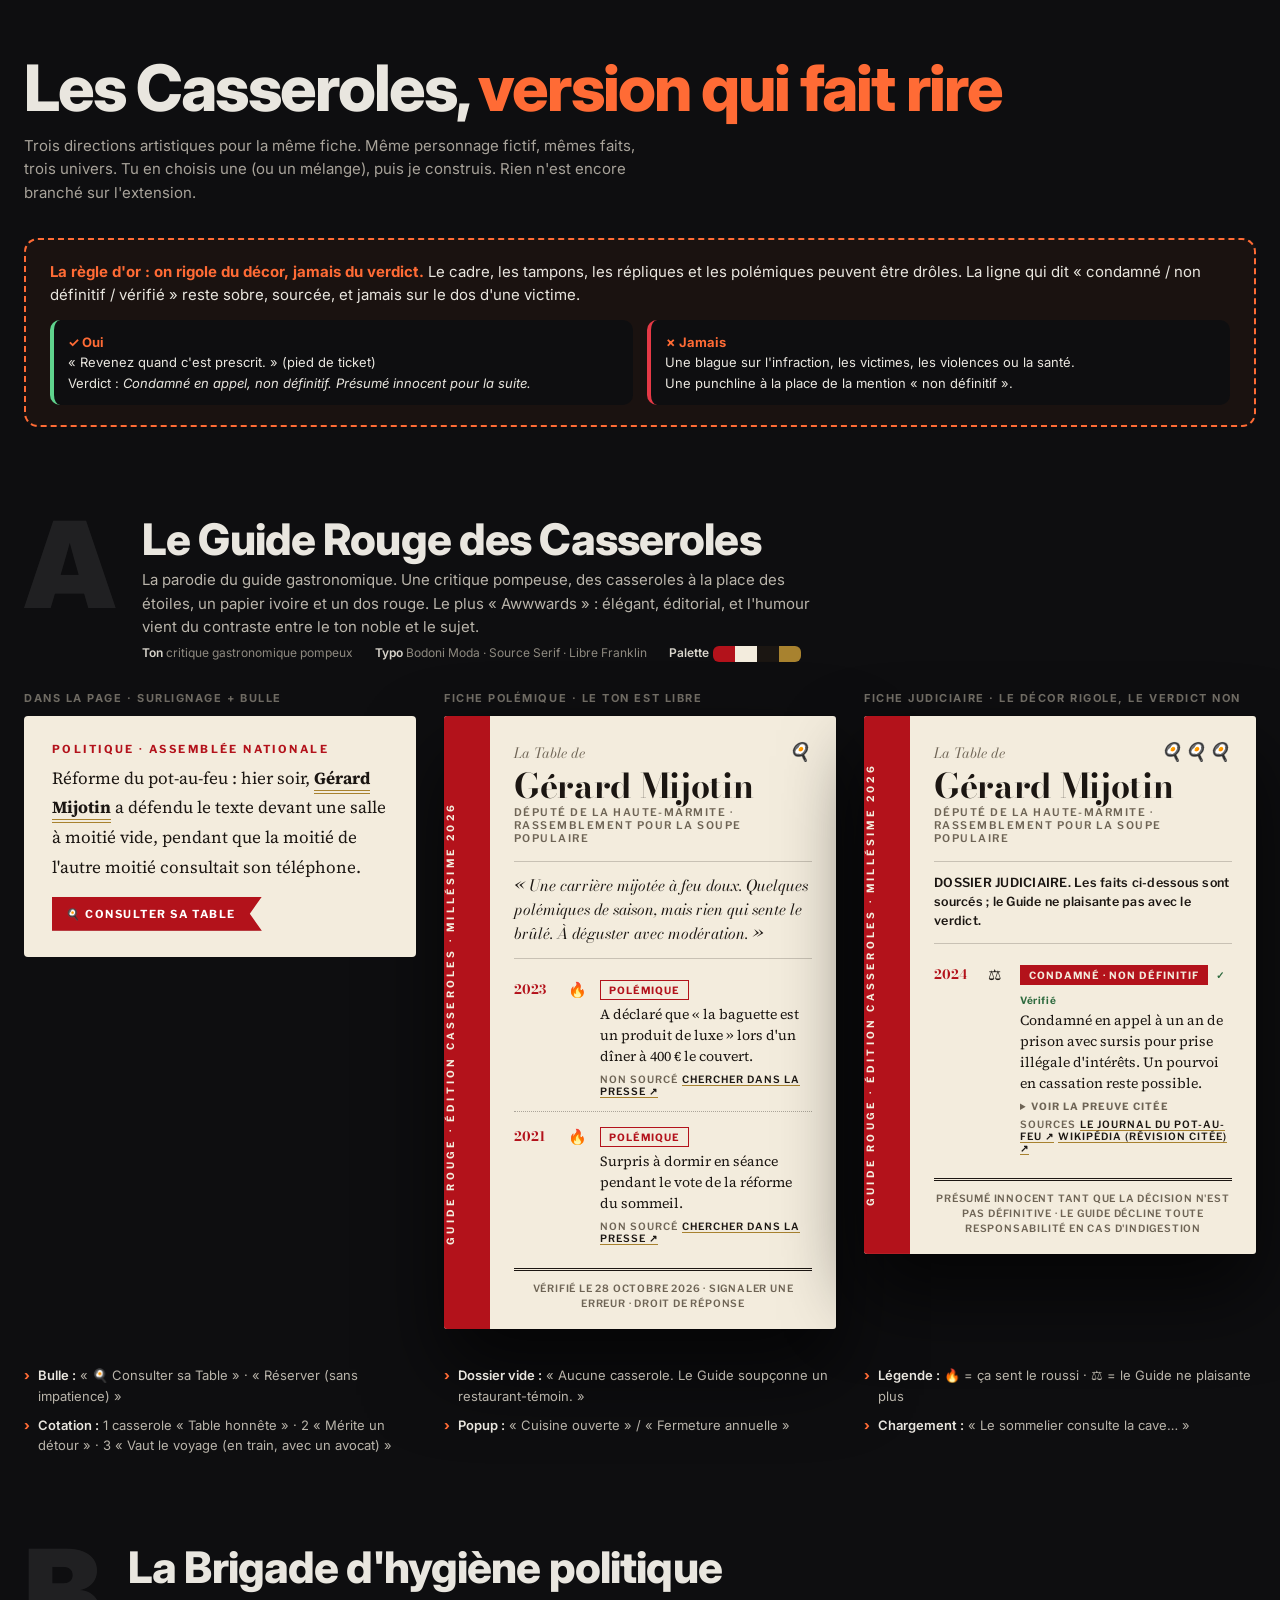
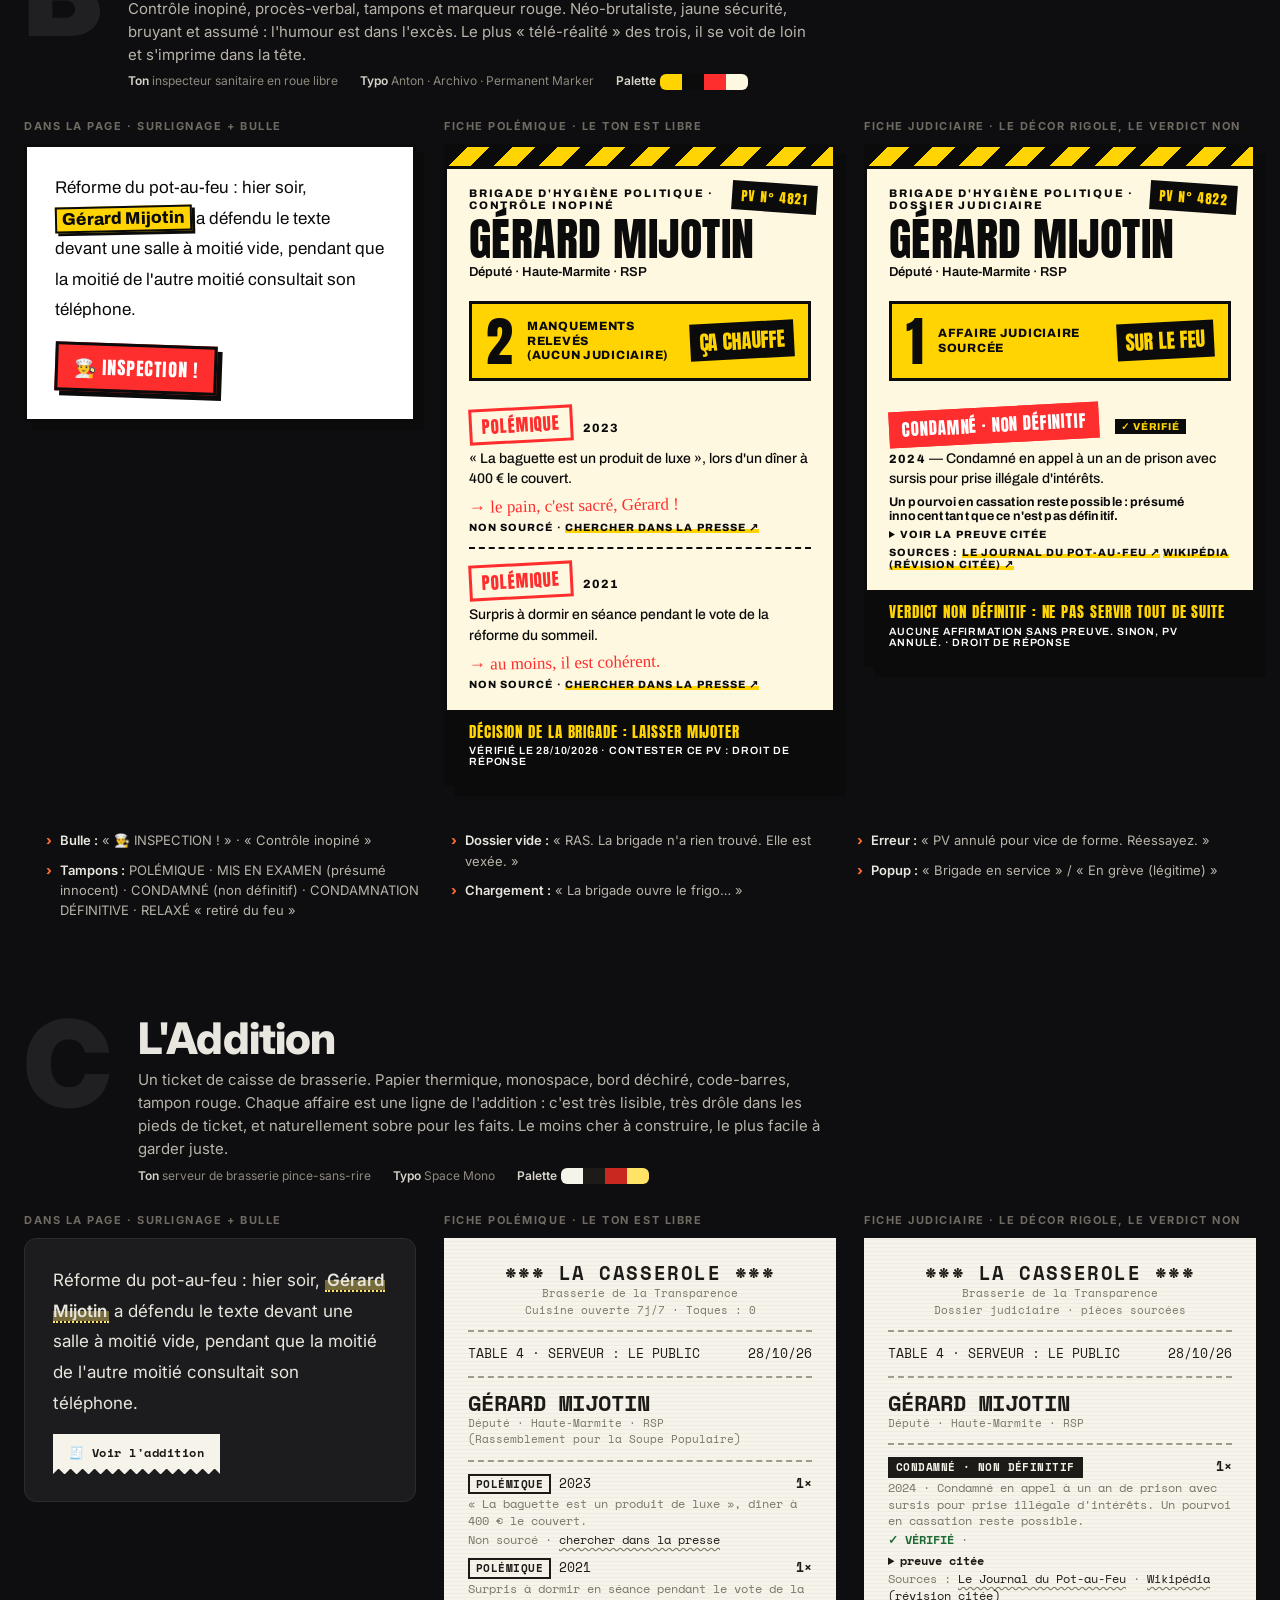
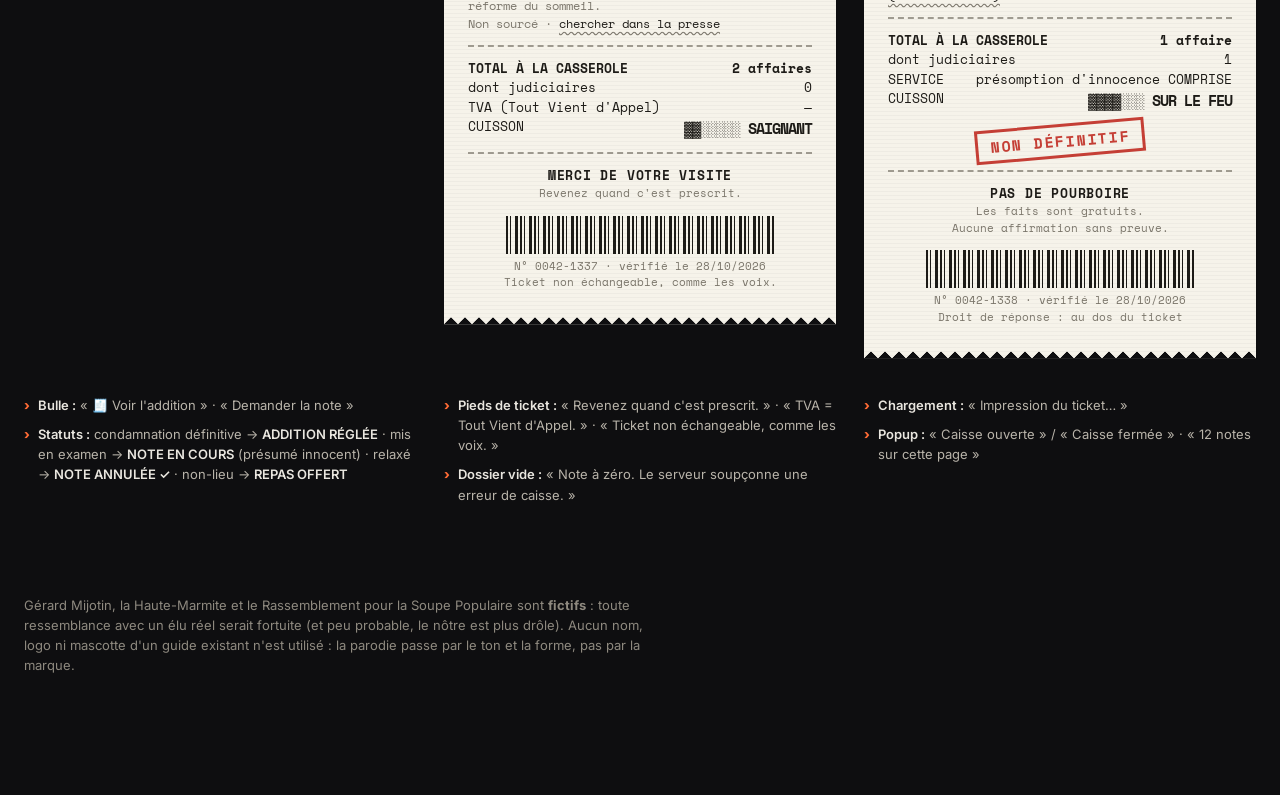
<file: docs/da/index.html>
<!doctype html>
<html lang="fr">
<head>
<meta charset="utf-8">
<meta name="viewport" content="width=device-width, initial-scale=1">
<title>Les Casseroles — 3 directions artistiques</title>
<link rel="preconnect" href="https://fonts.googleapis.com">
<link rel="stylesheet" href="https://fonts.googleapis.com/css2?family=Inter:wght@400;600;700;800;900&family=Source+Serif+4:ital,wght@0,400;0,600;1,400&family=Libre+Franklin:wght@600;700&family=Bodoni+Moda:ital,wght@0,700;1,400&family=Anton&family=Archivo:wght@500;600;800&family=Permanent+Marker&family=Space+Mono:wght@400;700&display=swap">
<link rel="stylesheet" href="board.css">
<link rel="stylesheet" href="da-a.css">
<link rel="stylesheet" href="da-b.css">
<link rel="stylesheet" href="da-c.css">
</head>
<body>
<div class="wrap">

<header class="top">
  <h1>Les Casseroles, <em>version qui fait rire</em></h1>
  <p>Trois directions artistiques pour la même fiche. Même personnage fictif, mêmes faits, trois univers. Tu en choisis une (ou un mélange), puis je construis. Rien n'est encore branché sur l'extension.</p>
  <div class="rule">
    <b>La règle d'or : on rigole du décor, jamais du verdict.</b> Le cadre, les tampons, les répliques et les polémiques peuvent être drôles. La ligne qui dit « condamné / non définitif / vérifié » reste sobre, sourcée, et jamais sur le dos d'une victime.
    <div class="ex">
      <div class="ok"><b>✓ Oui</b><br>« Revenez quand c'est prescrit. » (pied de ticket)<br>Verdict : <i>Condamné en appel, non définitif. Présumé innocent pour la suite.</i></div>
      <div class="no"><b>✗ Jamais</b><br>Une blague sur l'infraction, les victimes, les violences ou la santé.<br>Une punchline à la place de la mention « non définitif ».</div>
    </div>
  </div>
</header>

<!-- ══════════ A ══════════ -->
<section class="da da-a" id="a">
  <header class="da-head">
    <span class="da-letter">A</span>
    <h2>Le Guide Rouge des Casseroles</h2>
    <p class="pitch">La parodie du guide gastronomique. Une critique pompeuse, des casseroles à la place des étoiles, un papier ivoire et un dos rouge. Le plus « Awwwards » : élégant, éditorial, et l'humour vient du contraste entre le ton noble et le sujet.</p>
    <div class="specs"><span><b>Ton</b> critique gastronomique pompeux</span><span><b>Typo</b> Bodoni Moda · Source Serif · Libre Franklin</span><span><b>Palette</b><span class="sw"><i style="background:#B3121B"></i><i style="background:#F3ECDD"></i><i style="background:#1B1612"></i><i style="background:#A8822F"></i></span></span></div>
  </header>
  <div class="scene">
    <div>
      <div class="cap">Dans la page · surlignage + bulle</div>
      <div class="page-sim">
        <h4>Politique · Assemblée nationale</h4>
        Réforme du pot-au-feu : hier soir, <span class="hl">Gérard Mijotin</span> a défendu le texte devant une salle à moitié vide, pendant que la moitié de l'autre moitié consultait son téléphone.
        <br><span class="tip">🍳 Consulter sa Table</span>
      </div>
    </div>
    <div>
      <div class="cap">Fiche polémique · le ton est libre</div>
      <article class="guide"><div class="spine">Guide Rouge · Édition Casseroles · Millésime 2026</div>
        <div class="body">
          <div class="topline"><span>La Table de</span><span class="pins">🍳</span></div>
          <h3>Gérard Mijotin</h3>
          <p class="sub">Député de la Haute-Marmite · Rassemblement pour la Soupe Populaire</p>
          <p class="verdict">« Une carrière mijotée à feu doux. Quelques polémiques de saison, mais rien qui sente le brûlé. À déguster avec modération. »</p>
          <ul>
            <li class="e"><span class="yr">2023</span><span class="sym">🔥</span><div><span class="chip">Polémique</span><br>A déclaré que « la baguette est un produit de luxe » lors d'un dîner à 400 € le couvert.<span class="src">Non sourcé<a href="#a">Chercher dans la presse ↗</a></span></div></li>
            <li class="e"><span class="yr">2021</span><span class="sym">🔥</span><div><span class="chip">Polémique</span><br>Surpris à dormir en séance pendant le vote de la réforme du sommeil.<span class="src">Non sourcé<a href="#a">Chercher dans la presse ↗</a></span></div></li>
          </ul>
          <footer>Vérifié le 28 octobre 2026 · Signaler une erreur · Droit de réponse</footer>
        </div>
      </article>
    </div>
    <div>
      <div class="cap">Fiche judiciaire · le décor rigole, le verdict non</div>
      <article class="guide"><div class="spine">Guide Rouge · Édition Casseroles · Millésime 2026</div>
        <div class="body">
          <div class="topline"><span>La Table de</span><span class="pins">🍳🍳🍳</span></div>
          <h3>Gérard Mijotin</h3>
          <p class="sub">Député de la Haute-Marmite · Rassemblement pour la Soupe Populaire</p>
          <p class="verdict sober">DOSSIER JUDICIAIRE. Les faits ci-dessous sont sourcés ; le Guide ne plaisante pas avec le verdict.</p>
          <ul>
            <li class="e"><span class="yr">2024</span><span class="sym">⚖</span><div><span class="chip conv">Condamné · non définitif</span><span class="ok">✓ Vérifié</span><br>Condamné en appel à un an de prison avec sursis pour prise illégale d'intérêts. Un pourvoi en cassation reste possible.
              <details><summary>Voir la preuve citée</summary>« La cour d'appel confirme sa culpabilité et le condamne à un an d'emprisonnement avec sursis. »</details>
              <span class="src">Sources<a href="#a">Le Journal du Pot-au-Feu ↗</a><a href="#a">Wikipédia (révision citée) ↗</a></span></div></li>
          </ul>
          <footer>Présumé innocent tant que la décision n'est pas définitive · Le Guide décline toute responsabilité en cas d'indigestion</footer>
        </div>
      </article>
    </div>
  </div>
  <ul class="gags">
    <li><b>Bulle :</b> « 🍳 Consulter sa Table » · « Réserver (sans impatience) »</li>
    <li><b>Cotation :</b> 1 casserole « Table honnête » · 2 « Mérite un détour » · 3 « Vaut le voyage (en train, avec un avocat) »</li>
    <li><b>Dossier vide :</b> « Aucune casserole. Le Guide soupçonne un restaurant-témoin. »</li>
    <li><b>Popup :</b> « Cuisine ouverte » / « Fermeture annuelle »</li>
    <li><b>Légende :</b> 🔥 = ça sent le roussi · ⚖ = le Guide ne plaisante plus</li>
    <li><b>Chargement :</b> « Le sommelier consulte la cave… »</li>
  </ul>
</section>

<!-- ══════════ B ══════════ -->
<section class="da da-b" id="b">
  <header class="da-head">
    <span class="da-letter">B</span>
    <h2>La Brigade d'hygiène politique</h2>
    <p class="pitch">Contrôle inopiné, procès-verbal, tampons et marqueur rouge. Néo-brutaliste, jaune sécurité, bruyant et assumé : l'humour est dans l'excès. Le plus « télé-réalité » des trois, il se voit de loin et s'imprime dans la tête.</p>
    <div class="specs"><span><b>Ton</b> inspecteur sanitaire en roue libre</span><span><b>Typo</b> Anton · Archivo · Permanent Marker</span><span><b>Palette</b><span class="sw"><i style="background:#FFD400"></i><i style="background:#0B0B0B"></i><i style="background:#FF2E2E"></i><i style="background:#FFF8E1"></i></span></span></div>
  </header>
  <div class="scene">
    <div>
      <div class="cap">Dans la page · surlignage + bulle</div>
      <div class="page-sim">
        Réforme du pot-au-feu : hier soir, <span class="hl">Gérard Mijotin</span> a défendu le texte devant une salle à moitié vide, pendant que la moitié de l'autre moitié consultait son téléphone.
        <br><span class="tip">👨‍🍳 INSPECTION !</span>
      </div>
    </div>
    <div>
      <div class="cap">Fiche polémique · le ton est libre</div>
      <article class="pv"><div class="tape"></div>
        <div class="pv-head"><span class="sticker">PV N° 4821</span><small>Brigade d'hygiène politique · Contrôle inopiné</small><h3>Gérard Mijotin</h3><div class="role">Député · Haute-Marmite · RSP</div></div>
        <div class="score"><div class="big">2</div><div>manquements relevés<br>(aucun judiciaire)</div><div class="temp">ÇA CHAUFFE</div></div>
        <ul>
          <li class="r"><span class="stamp">Polémique</span><span class="yr">2023</span><br>« La baguette est un produit de luxe », lors d'un dîner à 400 € le couvert.<span class="marker">→ le pain, c'est sacré, Gérard !</span><span class="src">Non sourcé · <a href="#b">chercher dans la presse ↗</a></span></li>
          <li class="r"><span class="stamp">Polémique</span><span class="yr">2021</span><br>Surpris à dormir en séance pendant le vote de la réforme du sommeil.<span class="marker">→ au moins, il est cohérent.</span><span class="src">Non sourcé · <a href="#b">chercher dans la presse ↗</a></span></li>
        </ul>
        <footer>Décision de la brigade : LAISSER MIJOTER<small>Vérifié le 28/10/2026 · Contester ce PV : droit de réponse</small></footer>
      </article>
    </div>
    <div>
      <div class="cap">Fiche judiciaire · le décor rigole, le verdict non</div>
      <article class="pv"><div class="tape"></div>
        <div class="pv-head"><span class="sticker">PV N° 4822</span><small>Brigade d'hygiène politique · Dossier judiciaire</small><h3>Gérard Mijotin</h3><div class="role">Député · Haute-Marmite · RSP</div></div>
        <div class="score"><div class="big">1</div><div>affaire judiciaire<br>sourcée</div><div class="temp">SUR LE FEU</div></div>
        <ul>
          <li class="r"><span class="stamp conv">Condamné · non définitif</span><span class="ok">✓ VÉRIFIÉ</span><br><span class="yr">2024</span> — Condamné en appel à un an de prison avec sursis pour prise illégale d'intérêts.
            <span class="marker sober">Un pourvoi en cassation reste possible : présumé innocent tant que ce n'est pas définitif.</span>
            <details><summary>Voir la preuve citée</summary>« La cour d'appel confirme sa culpabilité et le condamne à un an d'emprisonnement avec sursis. »</details>
            <span class="src">Sources : <a href="#b">Le Journal du Pot-au-Feu ↗</a> <a href="#b">Wikipédia (révision citée) ↗</a></span></li>
        </ul>
        <footer>Verdict non définitif : ne pas servir tout de suite<small>Aucune affirmation sans preuve. Sinon, PV annulé. · Droit de réponse</small></footer>
      </article>
    </div>
  </div>
  <ul class="gags">
    <li><b>Bulle :</b> « 👨‍🍳 INSPECTION ! » · « Contrôle inopiné »</li>
    <li><b>Tampons :</b> POLÉMIQUE · MIS EN EXAMEN (présumé innocent) · CONDAMNÉ (non définitif) · CONDAMNATION DÉFINITIVE · RELAXÉ « retiré du feu »</li>
    <li><b>Dossier vide :</b> « RAS. La brigade n'a rien trouvé. Elle est vexée. »</li>
    <li><b>Chargement :</b> « La brigade ouvre le frigo… »</li>
    <li><b>Erreur :</b> « PV annulé pour vice de forme. Réessayez. »</li>
    <li><b>Popup :</b> « Brigade en service » / « En grève (légitime) »</li>
  </ul>
</section>

<!-- ══════════ C ══════════ -->
<section class="da da-c" id="c">
  <header class="da-head">
    <span class="da-letter">C</span>
    <h2>L'Addition</h2>
    <p class="pitch">Un ticket de caisse de brasserie. Papier thermique, monospace, bord déchiré, code-barres, tampon rouge. Chaque affaire est une ligne de l'addition : c'est très lisible, très drôle dans les pieds de ticket, et naturellement sobre pour les faits. Le moins cher à construire, le plus facile à garder juste.</p>
    <div class="specs"><span><b>Ton</b> serveur de brasserie pince-sans-rire</span><span><b>Typo</b> Space Mono</span><span><b>Palette</b><span class="sw"><i style="background:#F6F3EA"></i><i style="background:#1D1B17"></i><i style="background:#C8281E"></i><i style="background:#FFE366"></i></span></span></div>
  </header>
  <div class="scene">
    <div>
      <div class="cap">Dans la page · surlignage + bulle</div>
      <div class="page-sim">
        Réforme du pot-au-feu : hier soir, <span class="hl">Gérard Mijotin</span> a défendu le texte devant une salle à moitié vide, pendant que la moitié de l'autre moitié consultait son téléphone.
        <br><span class="tip">🧾 Voir l'addition</span>
      </div>
    </div>
    <div>
      <div class="cap">Fiche polémique · le ton est libre</div>
      <article class="receipt">
        <div class="c brand">*** LA CASSEROLE ***</div>
        <div class="c meta">Brasserie de la Transparence<br>Cuisine ouverte 7j/7 · Toques : 0</div>
        <hr>
        <div class="row"><span>TABLE 4 · SERVEUR : LE PUBLIC</span><span>28/10/26</span></div>
        <hr>
        <div class="who">Gérard Mijotin</div>
        <div class="meta">Député · Haute-Marmite · RSP<br>(Rassemblement pour la Soupe Populaire)</div>
        <hr>
        <div class="line"><div class="row"><span><span class="tag">POLÉMIQUE</span> 2023</span><b>1×</b></div><small>« La baguette est un produit de luxe », dîner à 400 € le couvert.</small><small class="src">Non sourcé · <a href="#c">chercher dans la presse</a></small></div>
        <div class="line"><div class="row"><span><span class="tag">POLÉMIQUE</span> 2021</span><b>1×</b></div><small>Surpris à dormir en séance pendant le vote de la réforme du sommeil.</small><small class="src">Non sourcé · <a href="#c">chercher dans la presse</a></small></div>
        <hr>
        <div class="row"><b>TOTAL À LA CASSEROLE</b><b>2 affaires</b></div>
        <div class="row"><span>dont judiciaires</span><span>0</span></div>
        <div class="row"><span>TVA (Tout Vient d'Appel)</span><span>—</span></div>
        <div class="row"><span>CUISSON</span><span class="bar">▓▓░░░░░ <b>SAIGNANT</b></span></div>
        <hr>
        <div class="c thanks">MERCI DE VOTRE VISITE</div>
        <div class="c meta">Revenez quand c'est prescrit.</div>
        <div class="barcode"></div>
        <div class="c meta">N° 0042-1337 · vérifié le 28/10/2026<br>Ticket non échangeable, comme les voix.</div>
      </article>
    </div>
    <div>
      <div class="cap">Fiche judiciaire · le décor rigole, le verdict non</div>
      <article class="receipt">
        <div class="c brand">*** LA CASSEROLE ***</div>
        <div class="c meta">Brasserie de la Transparence<br>Dossier judiciaire · pièces sourcées</div>
        <hr>
        <div class="row"><span>TABLE 4 · SERVEUR : LE PUBLIC</span><span>28/10/26</span></div>
        <hr>
        <div class="who">Gérard Mijotin</div>
        <div class="meta">Député · Haute-Marmite · RSP</div>
        <hr>
        <div class="line"><div class="row"><span><span class="tag conv">CONDAMNÉ · NON DÉFINITIF</span></span><b>1×</b></div>
          <small>2024 · Condamné en appel à un an de prison avec sursis pour prise illégale d'intérêts. Un pourvoi en cassation reste possible.</small>
          <small><span class="ok">✓ VÉRIFIÉ</span> · <details><summary>preuve citée</summary>« La cour d'appel confirme sa culpabilité et le condamne à un an d'emprisonnement avec sursis. »</details></small>
          <small class="src">Sources : <a href="#c">Le Journal du Pot-au-Feu</a> · <a href="#c">Wikipédia (révision citée)</a></small></div>
        <hr>
        <div class="row"><b>TOTAL À LA CASSEROLE</b><b>1 affaire</b></div>
        <div class="row"><span>dont judiciaires</span><span>1</span></div>
        <div class="row"><span>SERVICE</span><span>présomption d'innocence COMPRISE</span></div>
        <div class="row"><span>CUISSON</span><span class="bar">▓▓▓▓░░░ <b>SUR LE FEU</b></span></div>
        <span class="stamp">Non définitif</span>
        <hr>
        <div class="c thanks">PAS DE POURBOIRE</div>
        <div class="c meta">Les faits sont gratuits.<br>Aucune affirmation sans preuve.</div>
        <div class="barcode"></div>
        <div class="c meta">N° 0042-1338 · vérifié le 28/10/2026<br>Droit de réponse : au dos du ticket</div>
      </article>
    </div>
  </div>
  <ul class="gags">
    <li><b>Bulle :</b> « 🧾 Voir l'addition » · « Demander la note »</li>
    <li><b>Statuts :</b> condamnation définitive → <b>ADDITION RÉGLÉE</b> · mis en examen → <b>NOTE EN COURS</b> (présumé innocent) · relaxé → <b>NOTE ANNULÉE ✓</b> · non-lieu → <b>REPAS OFFERT</b></li>
    <li><b>Pieds de ticket :</b> « Revenez quand c'est prescrit. » · « TVA = Tout Vient d'Appel. » · « Ticket non échangeable, comme les voix. »</li>
    <li><b>Dossier vide :</b> « Note à zéro. Le serveur soupçonne une erreur de caisse. »</li>
    <li><b>Chargement :</b> « Impression du ticket… »</li>
    <li><b>Popup :</b> « Caisse ouverte » / « Caisse fermée » · « 12 notes sur cette page »</li>
  </ul>
</section>

<p class="foot">Gérard Mijotin, la Haute-Marmite et le Rassemblement pour la Soupe Populaire sont <b>fictifs</b> : toute ressemblance avec un élu réel serait fortuite (et peu probable, le nôtre est plus drôle). Aucun nom, logo ni mascotte d'un guide existant n'est utilisé : la parodie passe par le ton et la forme, pas par la marque.</p>
</div>
</body>
</html>
</file>
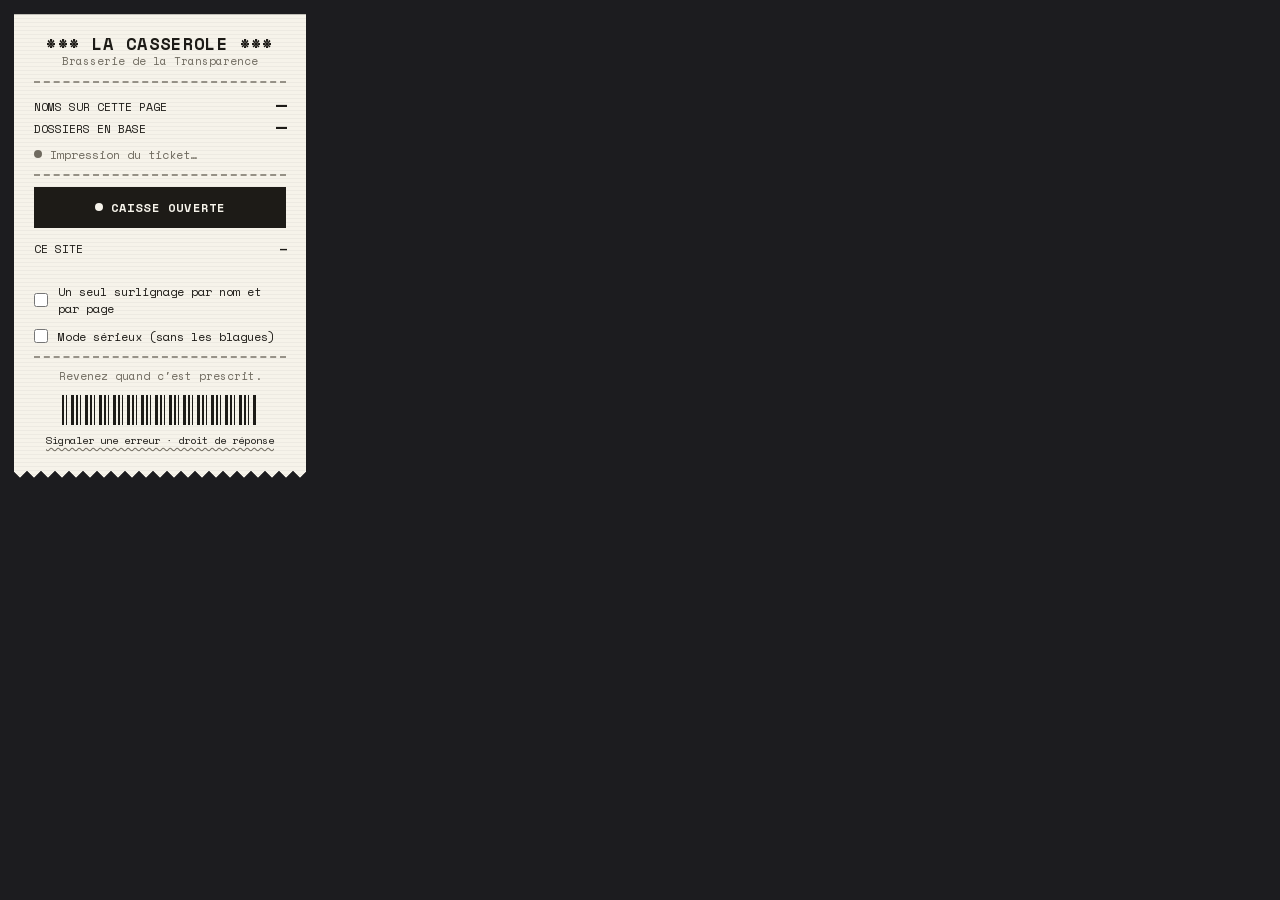
<file: popup.html>
<!DOCTYPE html>
<html lang="fr">
<head>
    <meta charset="UTF-8">
    <title>Les Casseroles</title>
    <link rel="stylesheet" href="fonts-ext.css">
    <link rel="stylesheet" href="popup.css">
</head>
<body>
    <main class="ticket">
        <div class="c brand" id="brand">*** LA CASSEROLE ***</div>
        <div class="c meta" id="sub">Brasserie de la Transparence</div>
        <hr>
        <div class="row"><span id="lbl-page">NOMS SUR CETTE PAGE</span><b id="stat-page">—</b></div>
        <div class="row"><span id="lbl-total">DOSSIERS EN BASE</span><b id="stat-politicians">—</b></div>
        <p class="status"><span class="dot inactive" id="page-dot"></span><span id="page-text">Impression du ticket…</span></p>
        <hr>
        <button class="toggle-btn on" id="toggle-btn"><span class="toggle-indicator"></span><span id="toggle-label">Caisse ouverte</span></button>
        <div class="row site"><span id="lbl-site">CE SITE</span><b id="site-state">—</b></div>
        <p class="why" id="site-why"></p>
        <button class="site-btn" id="site-btn" hidden>Exclure ce site</button>
        <label class="opt" for="first-only"><input type="checkbox" id="first-only"><span>Un seul surlignage par nom et par page</span></label>
        <label class="opt" for="serious-mode"><input type="checkbox" id="serious-mode"><span>Mode sérieux (sans les blagues)</span></label>
        <hr>
        <div class="c meta" id="thanks">Revenez quand c'est prescrit.</div>
        <div class="c meta" id="freshness"></div>
        <div class="barcode" aria-hidden="true"></div>
        <div class="c reply"><a href="https://github.com/tponscr-debug/les-casseroles/issues/new" target="_blank" rel="noopener noreferrer">Signaler une erreur · droit de réponse</a></div>
    </main>
    <script src="js/copy.js"></script>
    <script src="popup.js"></script>
</body>
</html>
</file>
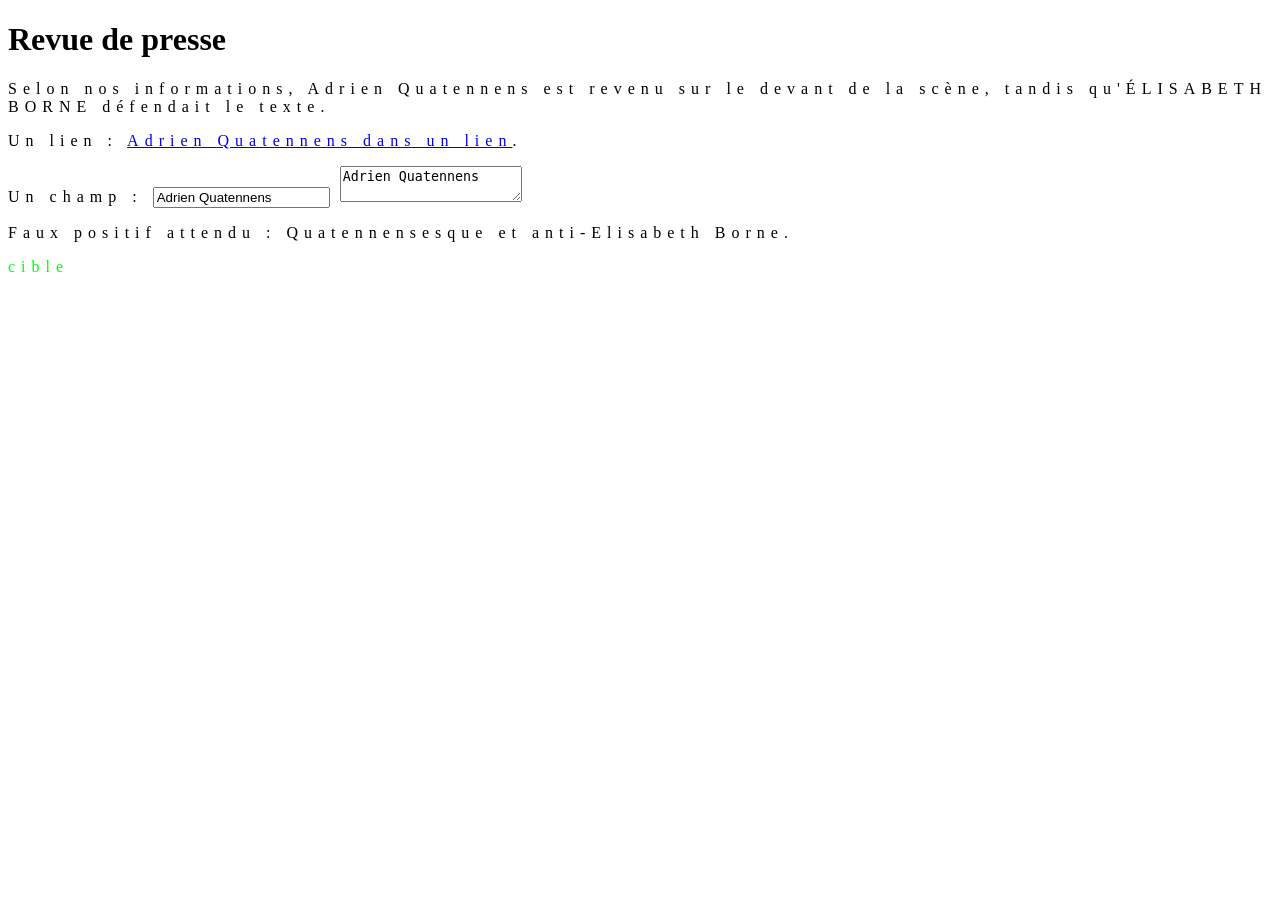
<file: tests/fixtures/article.html>
<!doctype html>
<html lang="fr"><head><meta charset="utf-8"><title>Article de test</title>
<style>
  /* CSS hostile : doit être sans effet sur l'UI de l'extension (Shadow DOM) */
  div, span, p, a { font-family: "Comic Sans MS", cursive !important; letter-spacing: 6px !important; }
  div { color: lime !important; }
</style></head>
<body>
<h1>Revue de presse</h1>
<p id="p1">Selon nos informations, Adrien Quatennens est revenu sur le devant de la scène, tandis qu'ÉLISABETH BORNE défendait le texte.</p>
<p id="p2">Un lien : <a id="lnk" href="#cible">Adrien Quatennens dans un lien</a>.</p>
<p>Un champ : <input id="inp" value="Adrien Quatennens"> <textarea id="ta">Adrien Quatennens</textarea></p>
<p>Faux positif attendu : Quatennensesque et anti-Elisabeth Borne.</p>
<script id="scr">var x = "Adrien Quatennens dans un script";</script>
<div id="cible">cible</div>
<div id="dyn"></div>
<script>setTimeout(() => { document.getElementById('dyn').innerHTML = '<p id="p3">Ajouté après coup : Adrien Quatennens.</p>'; }, 1200);</script>
</body></html>
</file>
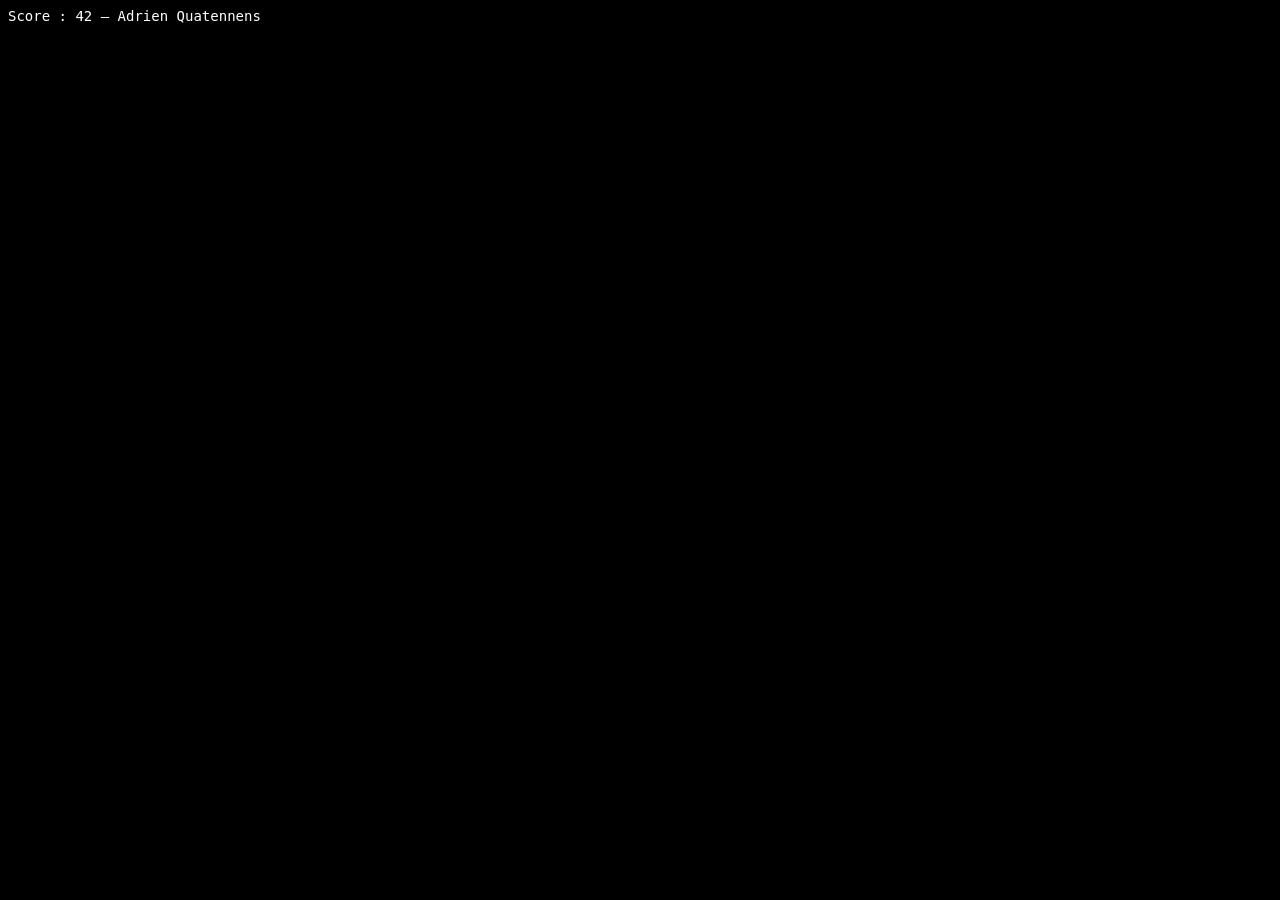
<file: tests/fixtures/game.html>
<!doctype html>
<html lang="fr"><head><meta charset="utf-8"><title>Jeu de test</title>
<style>html,body{margin:0;background:#000;overflow:hidden}canvas{position:fixed;inset:0;width:100vw;height:100vh}.hud{position:fixed;top:8px;left:8px;color:#fff;font:14px monospace}</style></head>
<body><canvas id="c"></canvas><div class="hud">Score : 42 — Adrien Quatennens</div></body></html>
</file>
<file: docs/da/board.css>
/* Planche de directions artistiques — Les Casseroles. Mise en page neutre ; chaque DA a sa feuille (da-a/b/c.css). */
*, *::before, *::after { box-sizing: border-box; margin: 0; padding: 0; }
body { background: #0E0E10; color: #E9E6DF; font: 15px/1.55 'Inter', system-ui, sans-serif; padding: 56px 24px 120px; }
.wrap { max-width: 1240px; margin: 0 auto; }
.top h1 { font: 800 clamp(34px, 5vw, 64px)/1 'Inter', sans-serif; letter-spacing: -.03em; }
.top h1 em { color: #FF6B35; font-style: normal; }
.top p { max-width: 70ch; color: #A8A39A; margin-top: 14px; }
.rule { margin: 34px 0 10px; padding: 20px 24px; border: 2px dashed #FF6B35; border-radius: 14px; background: #1A1210; }
.rule b { color: #FF6B35; }
.rule .ex { display: grid; grid-template-columns: 1fr 1fr; gap: 14px; margin-top: 14px; font-size: 13px; }
.rule .ex div { padding: 12px 14px; border-radius: 10px; background: #0E0E10; }
.rule .ok { border-left: 4px solid #5fd38d; } .rule .no { border-left: 4px solid #E63946; }
.da { margin-top: 90px; }
.da-head { display: grid; grid-template-columns: auto 1fr; gap: 6px 26px; align-items: start; margin-bottom: 30px; }
.da-letter { grid-row: span 3; font: 900 120px/.8 'Inter', sans-serif; color: #ffffff14; }
.da-head h2 { font: 800 clamp(28px, 3.4vw, 44px)/1.05 'Inter', sans-serif; letter-spacing: -.02em; }
.da-head .pitch { color: #B9B4AA; max-width: 76ch; }
.specs { display: flex; flex-wrap: wrap; gap: 8px 22px; font-size: 12px; color: #8E897F; }
.specs b { color: #D8D4CB; font-weight: 600; }
.sw { display: inline-flex; gap: 0; border-radius: 6px; overflow: hidden; vertical-align: middle; margin-left: 4px; }
.sw i { width: 22px; height: 16px; display: block; }
.scene { display: grid; grid-template-columns: repeat(auto-fit, minmax(360px, 1fr)); gap: 34px 28px; align-items: start; }
.cap { font: 700 11px/1 'Inter', sans-serif; letter-spacing: .14em; text-transform: uppercase; color: #6F6B63; margin-bottom: 12px; }
.gags { margin-top: 36px; columns: 3 300px; column-gap: 28px; font-size: 13px; color: #B9B4AA; list-style: none; }
.gags li { break-inside: avoid; margin-bottom: 9px; padding-left: 14px; position: relative; }
.gags li::before { content: '›'; position: absolute; left: 0; color: #FF6B35; font-weight: 800; }
.gags li b { color: #E9E6DF; font-weight: 600; }
.foot { margin-top: 90px; color: #8E897F; font-size: 13px; max-width: 80ch; }
@media (max-width: 700px) { .rule .ex { grid-template-columns: 1fr; } .da-letter { display: none; } }
</file>
<file: docs/da/da-a.css>
/* A — Le Guide Rouge des Casseroles : parodie de guide gastronomique, ton critique pompeux. */
.da-a { --red: #B3121B; --ivory: #F3ECDD; --ink: #1B1612; --gold: #A8822F; --mute: #6E6455; }
.da-a .page-sim { background: var(--ivory); color: var(--ink); font: 17px/1.75 'Source Serif 4', Georgia, serif; padding: 26px 28px; border-radius: 4px; position: relative; }
.da-a .page-sim h4 { font: 700 11px 'Libre Franklin', sans-serif; letter-spacing: .22em; text-transform: uppercase; color: var(--red); margin-bottom: 8px; }
.da-a .hl { font-weight: 700; border-bottom: 4px double var(--gold); cursor: pointer; }
.da-a .tip { display: inline-block; margin: 14px 0 0; background: var(--red); color: #fff; font: 700 11px 'Libre Franklin', sans-serif; letter-spacing: .14em; text-transform: uppercase; padding: 10px 26px 10px 14px; clip-path: polygon(0 0, 100% 0, calc(100% - 12px) 50%, 100% 100%, 0 100%); box-shadow: 0 10px 20px #0004; }
.da-a .guide { display: grid; grid-template-columns: 46px 1fr; background: var(--ivory); color: var(--ink); border-radius: 3px; overflow: hidden; box-shadow: 0 40px 80px #000a, 0 0 0 1px #0002; }
.da-a .spine { background: var(--red); color: var(--ivory); writing-mode: vertical-rl; transform: rotate(180deg); text-align: center; font: 700 10px 'Libre Franklin', sans-serif; letter-spacing: .32em; text-transform: uppercase; padding: 18px 0; }
.da-a .body { padding: 22px 24px 18px; }
.da-a .topline { display: flex; justify-content: space-between; align-items: baseline; font: italic 14px 'Bodoni Moda', serif; color: var(--mute); }
.da-a .pins { font-size: 18px; letter-spacing: 2px; filter: saturate(1.2); }
.da-a h3 { font: 700 34px/1.05 'Bodoni Moda', serif; letter-spacing: -.01em; margin: 4px 0 2px; }
.da-a .sub { font: 600 10.5px 'Libre Franklin', sans-serif; letter-spacing: .14em; text-transform: uppercase; color: var(--mute); }
.da-a .verdict { margin: 16px 0 6px; padding: 12px 0; border-top: 1px solid #1B161233; border-bottom: 1px solid #1B161233; font: italic 15.5px/1.55 'Bodoni Moda', serif; }
.da-a .verdict.sober { font: 600 12.5px/1.5 'Libre Franklin', sans-serif; font-style: normal; letter-spacing: .02em; }
.da-a ul { list-style: none; }
.da-a li.e { display: grid; grid-template-columns: 44px 22px 1fr; gap: 6px 10px; padding: 14px 0; border-bottom: 1px dotted #1B161255; font: 14px/1.5 'Source Serif 4', serif; }
.da-a li.e:last-child { border-bottom: 0; }
.da-a .yr { font: 700 13px 'Bodoni Moda', serif; color: var(--red); }
.da-a .sym { font-size: 15px; }
.da-a .chip { display: inline-block; font: 700 10px 'Libre Franklin', sans-serif; letter-spacing: .1em; text-transform: uppercase; padding: 3px 8px; border: 1.5px solid var(--red); color: var(--red); margin-bottom: 4px; }
.da-a .chip.conv { background: var(--red); color: var(--ivory); }
.da-a .ok { font: 700 10px 'Libre Franklin', sans-serif; color: #2D6A3E; letter-spacing: .06em; margin-left: 8px; }
.da-a .src { display: block; margin-top: 6px; font: 600 10px 'Libre Franklin', sans-serif; letter-spacing: .1em; text-transform: uppercase; color: var(--mute); }
.da-a .src a { color: var(--ink); border-bottom: 1px solid var(--gold); text-decoration: none; margin-left: 4px; }
.da-a details { margin-top: 6px; font: italic 12.5px/1.5 'Source Serif 4', serif; color: var(--mute); }
.da-a details summary { font: 700 10px 'Libre Franklin', sans-serif; font-style: normal; letter-spacing: .1em; text-transform: uppercase; cursor: pointer; }
.da-a footer { margin-top: 10px; padding-top: 10px; border-top: 3px double var(--ink); font: 600 10px/1.5 'Libre Franklin', sans-serif; letter-spacing: .08em; text-transform: uppercase; color: var(--mute); text-align: center; }
</file>
<file: docs/da/da-b.css>
/* B — La Brigade d'hygiène politique : procès-verbal d'inspection, néo-brutalisme jaune sécurité. */
.da-b { --y: #FFD400; --k: #0B0B0B; --r: #FF2E2E; --w: #FFF8E1; }
.da-b .page-sim { background: #fff; color: var(--k); font: 17px/1.8 'Archivo', sans-serif; padding: 26px 28px; border: 3px solid var(--k); box-shadow: 8px 8px 0 var(--k); }
.da-b .hl { background: var(--y); border: 2px solid var(--k); padding: 0 5px; font-weight: 800; cursor: pointer; display: inline-block; transform: rotate(-1.2deg); line-height: 1.3; box-shadow: 3px 3px 0 var(--k); }
.da-b .tip { display: inline-block; margin-top: 18px; background: var(--r); color: #fff; font: 400 18px 'Anton', sans-serif; letter-spacing: .06em; padding: 8px 16px; border: 3px solid var(--k); box-shadow: 5px 5px 0 var(--k); transform: rotate(2deg); }
.da-b .pv { background: var(--w); color: var(--k); border: 3px solid var(--k); box-shadow: 10px 10px 0 var(--k); overflow: hidden; }
.da-b .tape { background: repeating-linear-gradient(-45deg, var(--y) 0 16px, var(--k) 16px 32px); height: 22px; border-bottom: 3px solid var(--k); }
.da-b .pv-head { padding: 18px 22px 8px; position: relative; }
.da-b .sticker { position: absolute; top: 14px; right: 16px; background: var(--k); color: var(--y); font: 400 13px 'Anton', sans-serif; letter-spacing: .12em; padding: 5px 9px; transform: rotate(4deg); }
.da-b .pv-head small { display: block; padding-right: 96px; font: 800 11px 'Archivo', sans-serif; letter-spacing: .16em; text-transform: uppercase; }
.da-b h3 { font: 400 46px/.95 'Anton', sans-serif; text-transform: uppercase; letter-spacing: .01em; margin: 6px 0 4px; }
.da-b .role { font: 600 13px 'Archivo', sans-serif; }
.da-b .score { display: flex; align-items: center; gap: 14px; margin: 14px 22px 4px; padding: 10px 14px; background: var(--y); border: 3px solid var(--k); }
.da-b .score .big { font: 400 54px/1 'Anton', sans-serif; }
.da-b .score div:nth-child(2) { font: 800 12px/1.2 'Archivo', sans-serif; text-transform: uppercase; letter-spacing: .06em; flex: 1; }
.da-b .temp { font: 400 20px 'Anton', sans-serif; transform: rotate(-3deg); background: var(--k); color: var(--y); padding: 3px 9px; }
.da-b ul { list-style: none; padding: 8px 22px 6px; }
.da-b li.r { padding: 14px 0; border-bottom: 2px dashed var(--k); font: 500 14px/1.45 'Archivo', sans-serif; }
.da-b li.r:last-child { border-bottom: 0; }
.da-b .stamp { display: inline-block; font: 400 17px 'Anton', sans-serif; letter-spacing: .05em; text-transform: uppercase; padding: 2px 10px; border: 3px solid var(--r); color: var(--r); transform: rotate(-3deg); margin: 0 10px 6px 0; }
.da-b .stamp.conv { background: var(--r); color: #fff; border-color: var(--r); }
.da-b .yr { font: 800 12px 'Archivo', sans-serif; letter-spacing: .1em; }
.da-b .marker { display: block; margin-top: 6px; font: 400 17px 'Permanent Marker', cursive; color: var(--r); transform: rotate(-1deg); }
.da-b .marker.sober { font: 700 12.5px 'Archivo', sans-serif; color: var(--k); transform: none; letter-spacing: .01em; }
.da-b .src { display: block; margin-top: 6px; font: 800 10.5px 'Archivo', sans-serif; letter-spacing: .1em; text-transform: uppercase; }
.da-b .src a { color: var(--k); background: linear-gradient(transparent 60%, var(--y) 60%); text-decoration: none; }
.da-b .ok { background: var(--k); color: var(--y); font: 800 10px 'Archivo', sans-serif; letter-spacing: .08em; padding: 2px 6px; margin-left: 6px; vertical-align: 2px; }
.da-b details { margin-top: 6px; font: 500 12px/1.45 'Archivo', sans-serif; }
.da-b details summary { font: 800 10.5px 'Archivo', sans-serif; letter-spacing: .1em; text-transform: uppercase; cursor: pointer; }
.da-b footer { padding: 12px 22px 16px; background: var(--k); color: var(--y); font: 400 15px/1.3 'Anton', sans-serif; letter-spacing: .06em; text-transform: uppercase; }
.da-b footer small { display: block; font: 600 10.5px 'Archivo', sans-serif; letter-spacing: .08em; color: #fff; margin-top: 4px; }
</file>
<file: docs/da/da-c.css>
/* C — L'Addition : ticket de caisse thermique, la casserole est une brasserie. */
.da-c { --paper: #F6F3EA; --ink: #1D1B17; --fade: #7B766B; --stamp: #C8281E; }
.da-c .page-sim { background: #1C1C1F; color: #E8E5DC; font: 17px/1.8 'Inter', sans-serif; padding: 26px 28px; border-radius: 12px; border: 1px solid #2c2c30; }
.da-c .hl { background: linear-gradient(transparent 52%, #FFE36666 52%); border-bottom: 2px dotted #FFE366; font-weight: 600; cursor: pointer; padding: 0 2px; }
.da-c .tip { display: inline-block; margin-top: 16px; background: var(--paper); color: var(--ink); font: 700 12px 'Space Mono', monospace; letter-spacing: .04em; padding: 10px 16px 14px; position: relative; box-shadow: 0 10px 24px #0007;
  -webkit-mask: conic-gradient(from -45deg at bottom, #0000, #000 1deg 89deg, #0000 90deg) 50% / 12px 100%; mask: conic-gradient(from -45deg at bottom, #0000, #000 1deg 89deg, #0000 90deg) 50% / 12px 100%; }
.da-c .receipt { background: var(--paper); color: var(--ink); font: 13px/1.5 'Space Mono', monospace; padding: 24px 24px 34px; position: relative; box-shadow: 0 34px 70px #000b;
  -webkit-mask: conic-gradient(from -45deg at bottom, #0000, #000 1deg 89deg, #0000 90deg) 50% / 14px 100%; mask: conic-gradient(from -45deg at bottom, #0000, #000 1deg 89deg, #0000 90deg) 50% / 14px 100%; }
.da-c .receipt::before { content: ''; position: absolute; inset: 0; background: repeating-linear-gradient(0deg, #0000 0 3px, #00000008 3px 4px); pointer-events: none; }
.da-c .c { text-align: center; }
.da-c .brand { font: 700 19px/1.2 'Space Mono', monospace; letter-spacing: .08em; }
.da-c .meta { color: var(--fade); font-size: 11px; }
.da-c hr { border: 0; border-top: 2px dashed var(--fade); margin: 12px 0; opacity: .7; }
.da-c .who { font: 700 22px/1.15 'Space Mono', monospace; text-transform: uppercase; margin-top: 2px; }
.da-c .row { display: flex; justify-content: space-between; gap: 12px; }
.da-c .row b { font-weight: 700; }
.da-c .line { margin: 10px 0; }
.da-c .line .t { padding-left: 0; color: var(--ink); }
.da-c .line small { display: block; color: var(--fade); font-size: 11.5px; line-height: 1.45; margin-top: 2px; }
.da-c .tag { display: inline-block; border: 2px solid var(--ink); padding: 0 6px; font-weight: 700; font-size: 11px; letter-spacing: .04em; }
.da-c .tag.conv { background: var(--ink); color: var(--paper); }
.da-c .stamp { display: table; margin: 12px auto 4px; border: 3px solid var(--stamp); color: var(--stamp); font: 700 15px 'Space Mono', monospace; letter-spacing: .12em; padding: 3px 12px; transform: rotate(-5deg); opacity: .88; text-transform: uppercase; mix-blend-mode: multiply; }
.da-c .bar { font-size: 15px; letter-spacing: -1px; }
.da-c .src a { color: var(--ink); text-decoration: underline wavy var(--fade); text-underline-offset: 3px; }
.da-c .ok { color: #1E6B35; font-weight: 700; }
.da-c details { margin-top: 4px; font-size: 11.5px; color: var(--fade); }
.da-c details summary { cursor: pointer; color: var(--ink); font-weight: 700; }
.da-c .barcode { height: 38px; margin: 14px auto 4px; width: 78%; background: repeating-linear-gradient(90deg, var(--ink) 0 2px, #0000 2px 4px, var(--ink) 4px 5px, #0000 5px 9px, var(--ink) 9px 12px, #0000 12px 14px); }
.da-c .thanks { font-weight: 700; letter-spacing: .06em; }
</file>
<file: fonts-ext.css>
/* Les Casseroles — Space Mono embarquée (OFL). Nom unique : ne jamais écraser les polices du site hôte. */
/* latin-ext 400 */
@font-face {
  font-family: 'Casseroles Mono';
  font-style: normal;
  font-weight: 400;
  font-display: swap;
  src: url(fonts/space-mono-400-latin-ext.woff2) format('woff2');
  unicode-range: U+0100-02BA, U+02BD-02C5, U+02C7-02CC, U+02CE-02D7, U+02DD-02FF, U+0304, U+0308, U+0329, U+1D00-1DBF, U+1E00-1E9F, U+1EF2-1EFF, U+2020, U+20A0-20AB, U+20AD-20C4, U+2113, U+2C60-2C7F, U+A720-A7FF;
  font-display: swap;
}
/* latin 400 */
@font-face {
  font-family: 'Casseroles Mono';
  font-style: normal;
  font-weight: 400;
  font-display: swap;
  src: url(fonts/space-mono-400-latin.woff2) format('woff2');
  unicode-range: U+0000-00FF, U+0131, U+0152-0153, U+02BB-02BC, U+02C6, U+02DA, U+02DC, U+0304, U+0308, U+0329, U+2000-206F, U+20AC, U+2122, U+2191, U+2193, U+2212, U+2215, U+FEFF, U+FFFD;
  font-display: swap;
}
/* latin-ext 700 */
@font-face {
  font-family: 'Casseroles Mono';
  font-style: normal;
  font-weight: 700;
  font-display: swap;
  src: url(fonts/space-mono-700-latin-ext.woff2) format('woff2');
  unicode-range: U+0100-02BA, U+02BD-02C5, U+02C7-02CC, U+02CE-02D7, U+02DD-02FF, U+0304, U+0308, U+0329, U+1D00-1DBF, U+1E00-1E9F, U+1EF2-1EFF, U+2020, U+20A0-20AB, U+20AD-20C4, U+2113, U+2C60-2C7F, U+A720-A7FF;
  font-display: swap;
}
/* latin 700 */
@font-face {
  font-family: 'Casseroles Mono';
  font-style: normal;
  font-weight: 700;
  font-display: swap;
  src: url(fonts/space-mono-700-latin.woff2) format('woff2');
  unicode-range: U+0000-00FF, U+0131, U+0152-0153, U+02BB-02BC, U+02C6, U+02DA, U+02DC, U+0304, U+0308, U+0329, U+2000-206F, U+20AC, U+2122, U+2191, U+2193, U+2212, U+2215, U+FEFF, U+FFFD;
  font-display: swap;
}
</file>
<file: popup.css>
/* Les Casseroles — popup : un mini-ticket. */
* { box-sizing: border-box; margin: 0; padding: 0; }
:root { --paper: #F6F3EA; --ink: #1D1B17; --fade: #6F6A5F; --stamp: #C8281E; --ok: #1E6B35; --mono: 'Casseroles Mono', 'SF Mono', Menlo, Consolas, monospace; }
body { width: 320px; background: #1C1C1F; padding: 14px 14px 18px; font: 12.5px/1.5 var(--mono); }
.ticket {
    padding: 20px 20px 30px; color: var(--ink);
    background: repeating-linear-gradient(0deg, #0000 0 3px, #00000009 3px 4px), var(--paper);
    -webkit-mask: conic-gradient(from -45deg at bottom, #0000, #000 1deg 89deg, #0000 90deg) 50% / 14px 100%;
            mask: conic-gradient(from -45deg at bottom, #0000, #000 1deg 89deg, #0000 90deg) 50% / 14px 100%;
}
.c { text-align: center; }
.brand { font: 700 17px/1.2 var(--mono); letter-spacing: 0.08em; }
.meta { color: var(--fade); font-size: 11px; line-height: 1.45; }
hr { border: 0; border-top: 2px dashed var(--fade); margin: 11px 0; opacity: 0.7; }
.row { display: flex; justify-content: space-between; align-items: baseline; gap: 10px; font-size: 11.5px; }
.row b { font: 700 18px/1.2 var(--mono); }
.status { display: flex; align-items: center; gap: 8px; margin-top: 8px; font-size: 11.5px; color: var(--fade); }
.dot { width: 8px; height: 8px; border-radius: 50%; background: var(--ok); flex-shrink: 0; }
.dot.inactive { background: var(--fade); }
.toggle-btn { width: 100%; display: flex; align-items: center; justify-content: center; gap: 8px; padding: 10px; border: 2px solid var(--ink); background: var(--ink); color: var(--paper); font: 700 12px var(--mono); letter-spacing: 0.1em; text-transform: uppercase; cursor: pointer; }
.toggle-btn.off { background: transparent; color: var(--ink); border-style: dashed; }
.toggle-btn:hover { background: var(--stamp); border-color: var(--stamp); color: #fff; }
.toggle-btn:focus-visible, .opt input:focus-visible, .reply a:focus-visible { outline: 2px solid var(--stamp); outline-offset: 2px; }
.toggle-indicator { width: 8px; height: 8px; border-radius: 50%; background: currentColor; }
.opt { display: flex; align-items: center; gap: 10px; margin-top: 10px; cursor: pointer; font-size: 11.5px; }
.opt input { accent-color: var(--ink); width: 14px; height: 14px; flex-shrink: 0; }
.barcode { height: 30px; margin: 10px auto 2px; width: 78%; background: repeating-linear-gradient(90deg, var(--ink) 0 2px, #0000 2px 4px, var(--ink) 4px 5px, #0000 5px 9px, var(--ink) 9px 12px, #0000 12px 14px); }
.reply { margin-top: 8px; font-size: 10.5px; }
.reply a { color: var(--ink); text-decoration: underline wavy var(--fade); text-underline-offset: 3px; }

.site { margin-top: 12px; }
.site b { font-size: 12px; letter-spacing: 0.04em; }
.why { margin: 2px 0 0; font-size: 10.5px; color: var(--fade); min-height: 14px; }
.site-btn { width: 100%; margin-top: 6px; padding: 8px; border: 2px dashed var(--ink); background: transparent; color: var(--ink); font: 700 11px var(--mono); letter-spacing: 0.06em; text-transform: uppercase; cursor: pointer; }
.site-btn:hover { background: var(--ink); color: var(--paper); border-style: solid; }
.site-btn:focus-visible { outline: 2px solid var(--stamp); outline-offset: 2px; }
.site-btn[hidden] { display: none; }
</file>
